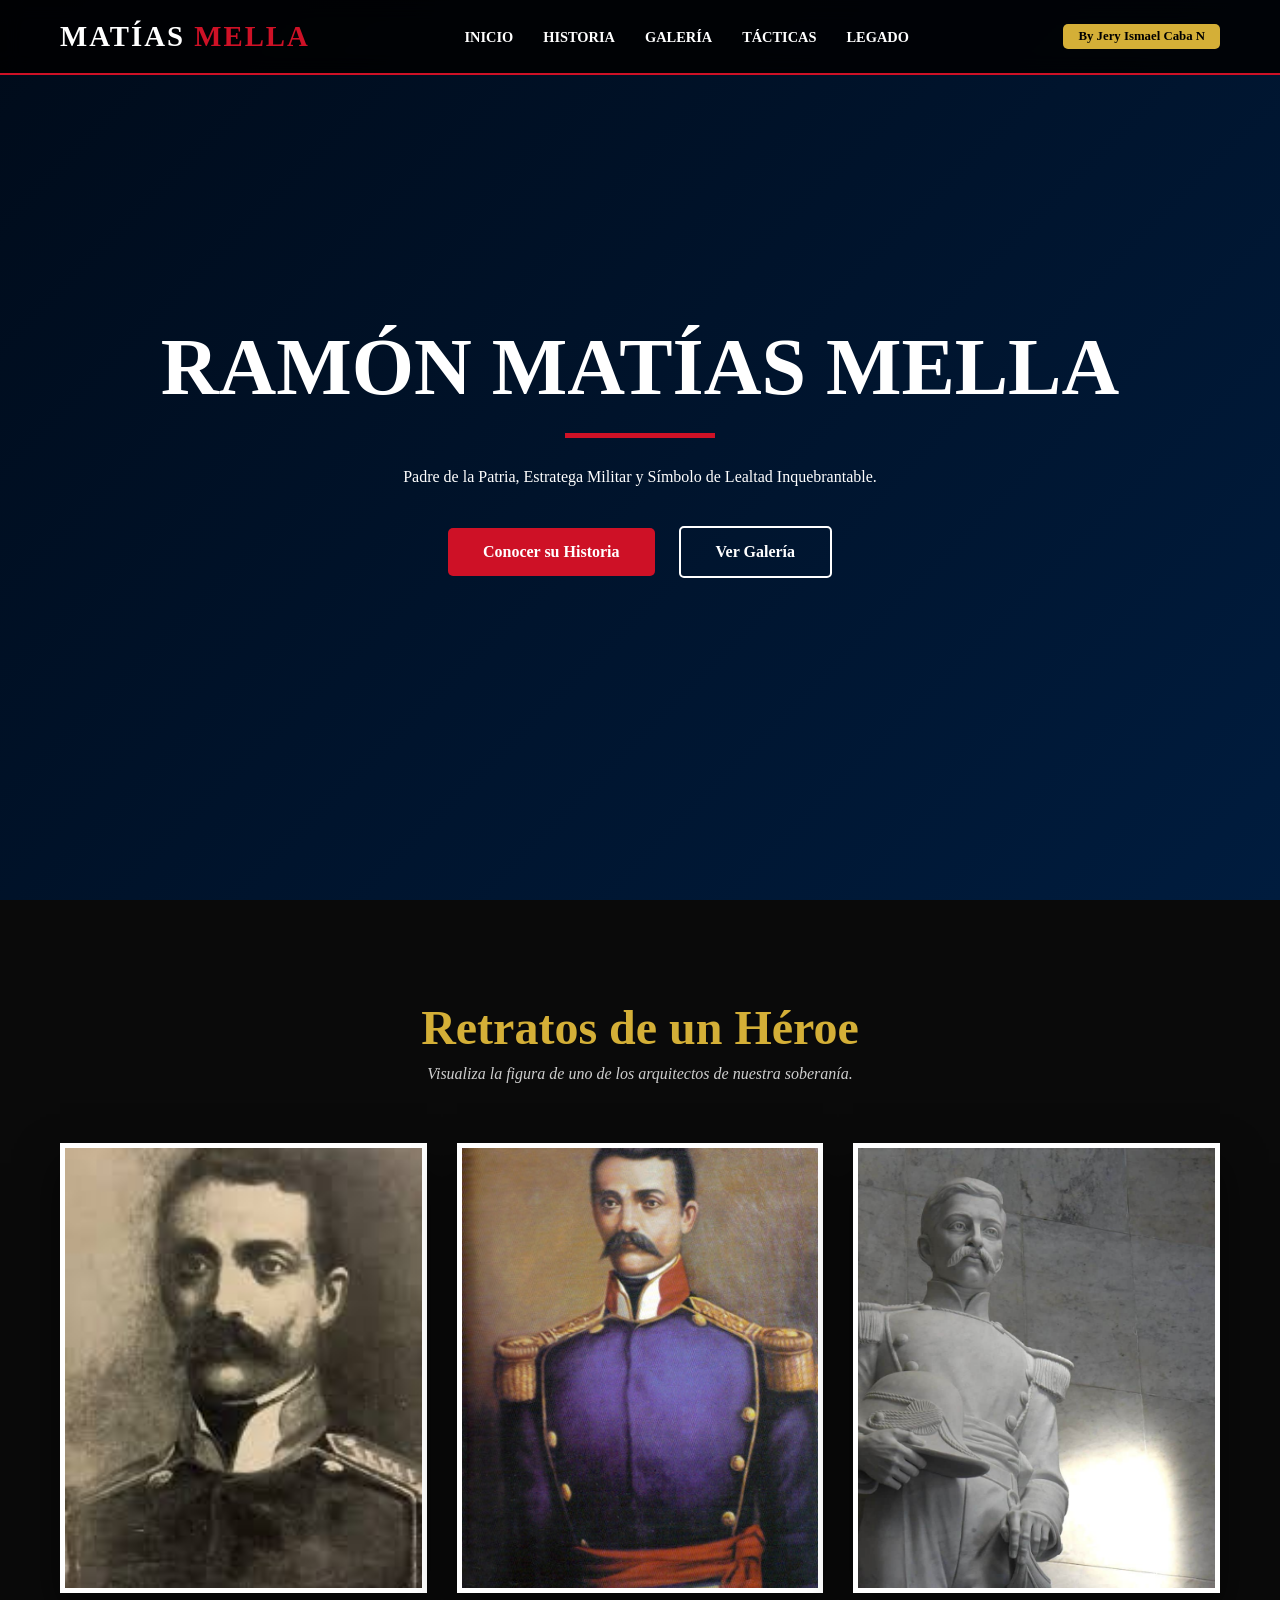
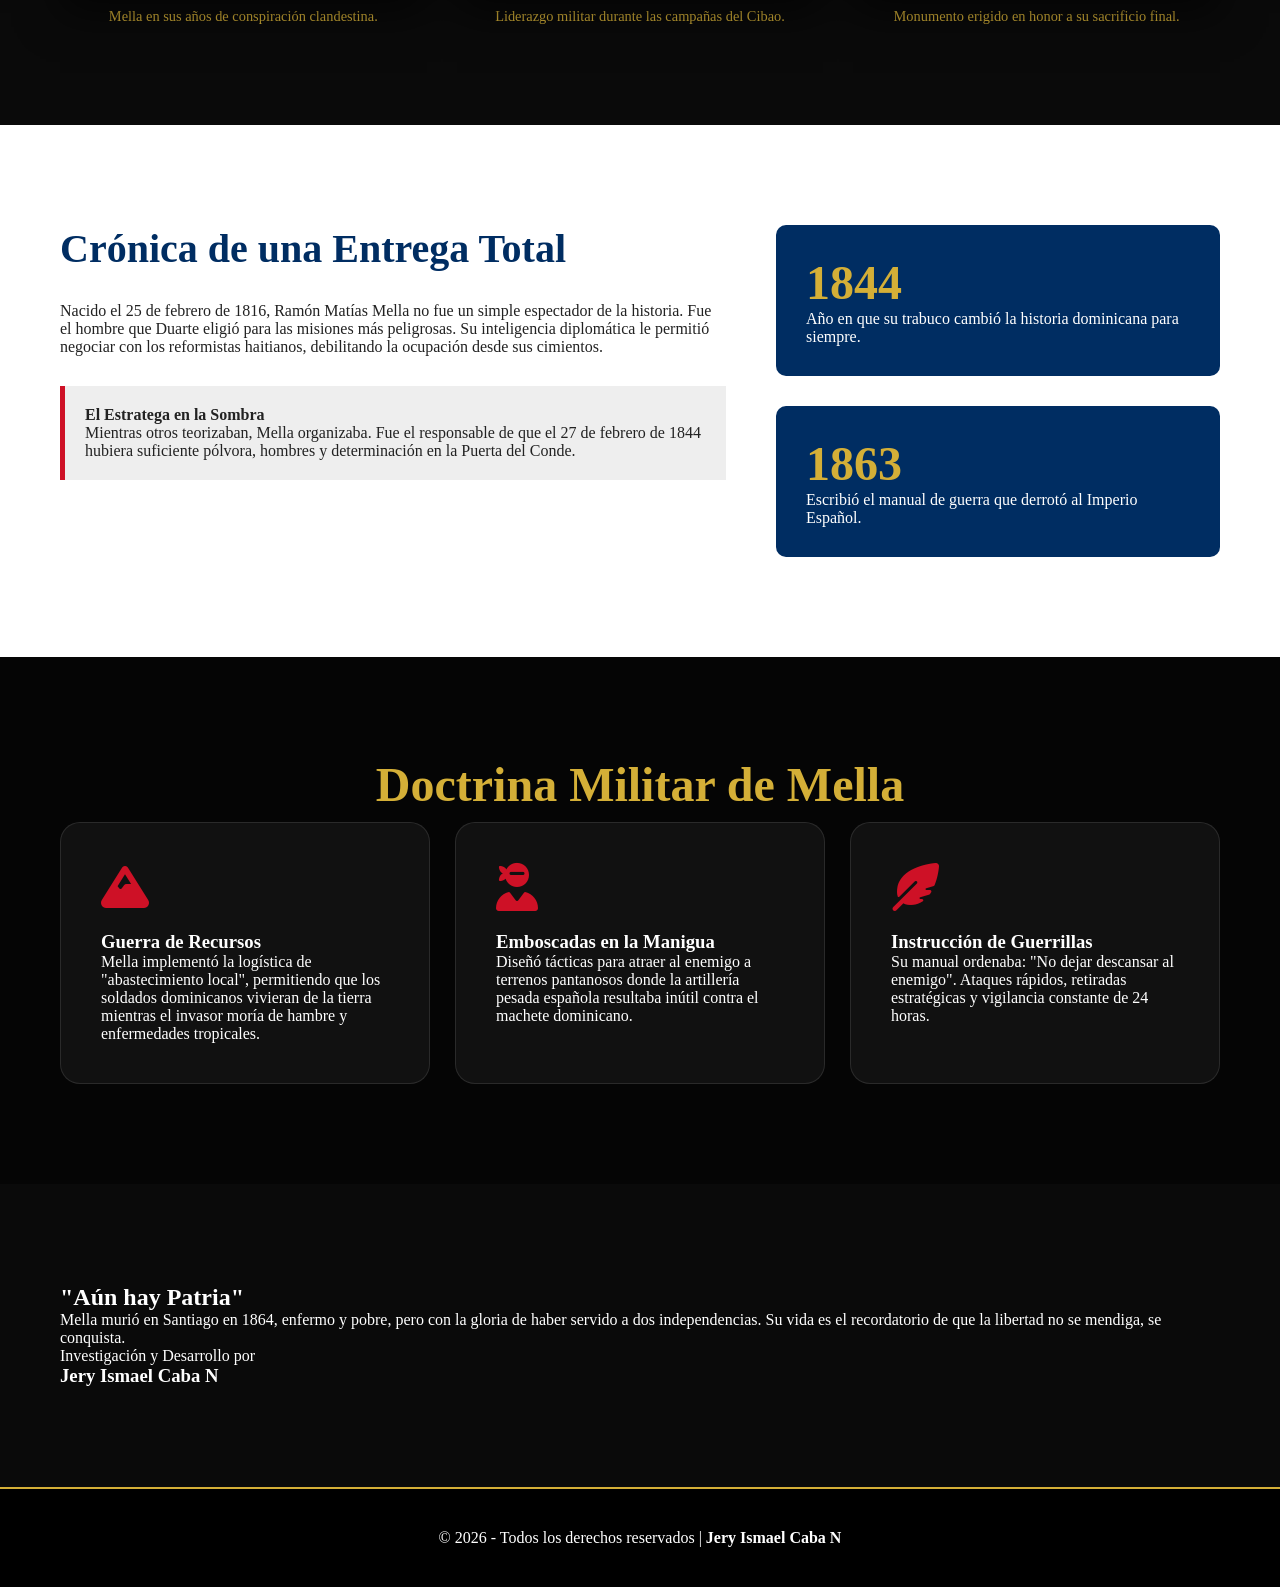
<file: index.html>
<!DOCTYPE html>
<html lang="es">
<head>
    <meta charset="UTF-8">
    <meta name="viewport" content="width=device-width, initial-scale=1.0">
    <meta name="author" content="Jery Ismael Caba N">
    <meta name="description" content="Vida y obra de Ramón Matías Mella - Por Jery Ismael Caba N">
    <title>Mella: El Trueno de la Libertad | Jery Ismael Caba N</title>
    <link rel="stylesheet" href="RMM.css">
    <link rel="stylesheet" href="https://cdnjs.cloudflare.com/ajax/libs/font-awesome/6.5.0/css/all.min.css">
</head>
<body>

    <div class="dynamic-bg"></div>
    <div class="grain-overlay"></div>

    <nav class="navbar" id="navbar">
        <div class="container nav-flex">
            <div class="logo">MATÍAS <span>MELLA</span></div>
            <ul class="nav-links">
                <li><a href="#hero">Inicio</a></li>
                <li><a href="#biografia">Historia</a></li>
                <li><a href="#galeria">Galería</a></li>
                <li><a href="#tacticas">Tácticas</a></li>
                <li><a href="#legado">Legado</a></li>
            </ul>
            <div class="author-badge">By Jery Ismael Caba N</div>
        </div>
    </nav>

    <header id="hero" class="hero">
        <div class="hero-content">
            <h1 class="fade-in">Ramón Matías Mella</h1>
            <div class="divider"></div>
            <p class="fade-in-delay">Padre de la Patria, Estratega Militar y Símbolo de Lealtad Inquebrantable.</p>
            <div class="hero-btns">
                <a href="#biografia" class="btn btn-primary">Conocer su Historia</a>
                <a href="#galeria" class="btn btn-outline">Ver Galería</a>
            </div>
        </div>
    </header>

    <main>
        <section id="galeria" class="section">
            <div class="container">
                <h2 class="section-title">Retratos de un Héroe</h2>
                <p class="section-subtitle">Visualiza la figura de uno de los arquitectos de nuestra soberanía.</p>
                <div class="gallery-grid">
                    <div class="gallery-item">
                        <div class="img-frame">
                            <img src="retrato mella.jpg" alt="Ramón Matías Mella Retrato">
                            <div class="img-overlay">
                                <span>El Trinitario (1838)</span>
                            </div>
                        </div>
                        <p class="img-caption">Mella en sus años de conspiración clandestina.</p>
                    </div>
                    <div class="gallery-item">
                        <div class="img-frame">
                            <img src="Ramon_Matias_Mella unimili.jpg" alt="Mella en Uniforme Militar">
                            <div class="img-overlay">
                                <span>General de División</span>
                            </div>
                        </div>
                        <p class="img-caption">Liderazgo militar durante las campañas del Cibao.</p>
                    </div>
                    <div class="gallery-item">
                        <div class="img-frame">
                            <img src="mella esta.jpeg" alt="Estatua o Monumento a Mella">
                            <div class="img-overlay">
                                <span>Legado de Piedra</span>
                            </div>
                        </div>
                        <p class="img-caption">Monumento erigido en honor a su sacrificio final.</p>
                    </div>
                </div>
            </div>
        </section>

        <section id="biografia" class="section bio-section">
            <div class="container grid-2">
                <div class="bio-text">
                    <h2 class="title-left">Crónica de una Entrega Total</h2>
                    <p>Nacido el 25 de febrero de 1816, Ramón Matías Mella no fue un simple espectador de la historia. Fue el hombre que Duarte eligió para las misiones más peligrosas. Su inteligencia diplomática le permitió negociar con los reformistas haitianos, debilitando la ocupación desde sus cimientos.</p>
                    <div class="info-block">
                        <h4>El Estratega en la Sombra</h4>
                        <p>Mientras otros teorizaban, Mella organizaba. Fue el responsable de que el 27 de febrero de 1844 hubiera suficiente pólvora, hombres y determinación en la Puerta del Conde.</p>
                    </div>
                </div>
                <div class="bio-stats">
                    <div class="stat-item">
                        <span class="stat-num">1844</span>
                        <p>Año en que su trabuco cambió la historia dominicana para siempre.</p>
                    </div>
                    <div class="stat-item">
                        <span class="stat-num">1863</span>
                        <p>Escribió el manual de guerra que derrotó al Imperio Español.</p>
                    </div>
                </div>
            </div>
        </section>

        <section id="tacticas" class="section dark-bg">
            <div class="container">
                <h2 class="section-title white">Doctrina Militar de Mella</h2>
                <div class="bento-grid">
                    <div class="bento-card">
                        <i class="fas fa-mountain"></i>
                        <h3>Guerra de Recursos</h3>
                        <p>Mella implementó la logística de "abastecimiento local", permitiendo que los soldados dominicanos vivieran de la tierra mientras el invasor moría de hambre y enfermedades tropicales.</p>
                    </div>
                    <div class="bento-card">
                        <i class="fas fa-user-ninja"></i>
                        <h3>Emboscadas en la Manigua</h3>
                        <p>Diseñó tácticas para atraer al enemigo a terrenos pantanosos donde la artillería pesada española resultaba inútil contra el machete dominicano.</p>
                    </div>
                    <div class="bento-card">
                        <i class="fas fa-feather-pointed"></i>
                        <h3>Instrucción de Guerrillas</h3>
                        <p>Su manual ordenaba: "No dejar descansar al enemigo". Ataques rápidos, retiradas estratégicas y vigilancia constante de 24 horas.</p>
                    </div>
                </div>
            </div>
        </section>

        <section id="legado" class="section legacy-section">
            <div class="container center">
                <h2>"Aún hay Patria"</h2>
                <p>Mella murió en Santiago en 1864, enfermo y pobre, pero con la gloria de haber servido a dos independencias. Su vida es el recordatorio de que la libertad no se mendiga, se conquista.</p>
                <div class="final-signature">
                    <p>Investigación y Desarrollo por</p>
                    <h3>Jery Ismael Caba N</h3>
                </div>
            </div>
        </section>
    </main>

    <footer class="footer">
        <p>&copy; 2026 - Todos los derechos reservados | <strong>Jery Ismael Caba N</strong></p>
    </footer>

    <script src="R.M.M.js"></script>
</body>

</html>
</file>
<file: RMM.css>
/* --- ESTILOS POR: JERY ISMAEL CABA N --- */
:root {
    --primary-blue: #002D62;
    --light-blue: #0056b3;
    --dr-red: #CE1126;
    --gold: #D4AF37;
    --white: #FFFFFF;
    --dark: #0a0a0a;
    --gray: #f4f4f4;
}

* {
    margin: 0;
    padding: 0;
    box-sizing: border-box;
    scroll-behavior: smooth;
}

body {
    font-family: 'Georgia', serif;
    background-color: var(--dark);
    color: var(--white);
    overflow-x: hidden;
}

/* --- FONDO AZUL EN MOVIMIENTO --- */
.dynamic-bg {
    position: fixed;
    top: 0; left: 0;
    width: 100%; height: 100%;
    background: linear-gradient(135deg, #000b1a, #002D62, #001a33);
    background-size: 400% 400%;
    animation: blueFlow 20s ease infinite;
    z-index: -2;
}

@keyframes blueFlow {
    0% { background-position: 0% 50%; }
    50% { background-position: 100% 50%; }
    100% { background-position: 0% 50%; }
}

.grain-overlay {
    position: fixed;
    top: 0; left: 0;
    width: 100%; height: 100%;
    background: url('https://www.transparenttextures.com/patterns/carbon-fibre.png');
    opacity: 0.1;
    z-index: -1;
    pointer-events: none;
}

/* --- NAVEGACIÓN --- */
.navbar {
    position: fixed;
    width: 100%;
    padding: 20px 0;
    background: rgba(0,0,0,0.85);
    backdrop-filter: blur(10px);
    border-bottom: 2px solid var(--dr-red);
    z-index: 1000;
}

.container { max-width: 1200px; margin: 0 auto; padding: 0 20px; }
.nav-flex { display: flex; justify-content: space-between; align-items: center; }
.logo { font-size: 1.8rem; font-weight: 900; letter-spacing: 2px; }
.logo span { color: var(--dr-red); }

.nav-links { display: flex; list-style: none; }
.nav-links a {
    color: white; text-decoration: none;
    margin: 0 15px; font-size: 0.9rem;
    text-transform: uppercase; font-weight: bold;
    transition: 0.3s;
}
.nav-links a:hover { color: var(--gold); }

.author-badge {
    background: var(--gold);
    color: black;
    padding: 5px 15px;
    font-weight: bold;
    border-radius: 5px;
    font-size: 0.8rem;
}

/* --- HERO --- */
.hero {
    height: 100vh;
    display: flex;
    align-items: center;
    justify-content: center;
    text-align: center;
}

.hero h1 { font-size: 5rem; text-transform: uppercase; margin-bottom: 20px; }
.divider { width: 150px; height: 5px; background: var(--dr-red); margin: 0 auto 30px; }
.hero-btns { margin-top: 40px; }

.btn {
    padding: 15px 35px;
    text-decoration: none;
    font-weight: bold;
    border-radius: 5px;
    margin: 0 10px;
    transition: 0.4s;
    display: inline-block;
}
.btn-primary { background: var(--dr-red); color: white; }
.btn-outline { border: 2px solid white; color: white; }
.btn:hover { transform: translateY(-5px); box-shadow: 0 10px 20px rgba(0,0,0,0.5); }

/* --- GALERÍA HEROICA --- */
.section { padding: 100px 0; }
.section-title { font-size: 3rem; text-align: center; margin-bottom: 10px; color: var(--gold); }
.section-subtitle { text-align: center; margin-bottom: 60px; font-style: italic; opacity: 0.8; }

.gallery-grid {
    display: grid;
    grid-template-columns: repeat(3, 1fr);
    gap: 30px;
}

.gallery-item { text-align: center; }
.img-frame {
    position: relative;
    border: 5px solid var(--white);
    overflow: hidden;
    height: 450px;
    box-shadow: 0 20px 40px rgba(0,0,0,0.6);
    transition: 0.5s;
}

.img-frame img {
    width: 100%;
    height: 100%;
    object-fit: cover;
    transition: 1s;
}

.img-overlay {
    position: absolute;
    bottom: -100%;
    left: 0;
    width: 100%;
    background: rgba(206, 17, 38, 0.9);
    color: white;
    padding: 20px;
    transition: 0.4s;
}

.gallery-item:hover .img-frame { border-color: var(--gold); transform: scale(1.02); }
.gallery-item:hover .img-frame img { transform: scale(1.1); }
.gallery-item:hover .img-overlay { bottom: 0; }
.img-caption { margin-top: 15px; font-size: 0.9rem; color: var(--gold); }

/* --- SECCIÓN BIOGRAFÍA --- */
.bio-section { background: var(--white); color: #222; }
.grid-2 { display: grid; grid-template-columns: 1.5fr 1fr; gap: 50px; }
.title-left { font-size: 2.5rem; margin-bottom: 30px; color: var(--primary-blue); }
.info-block { margin-top: 30px; padding: 20px; border-left: 5px solid var(--dr-red); background: #eee; }

.bio-stats { display: flex; flex-direction: column; justify-content: center; gap: 30px; }
.stat-item { padding: 30px; background: var(--primary-blue); color: white; border-radius: 10px; }
.stat-num { font-size: 3rem; font-weight: 900; color: var(--gold); }

/* --- BENTO TÁCTICAS --- */
.dark-bg { background: #050505; }
.bento-grid { display: grid; grid-template-columns: repeat(3, 1fr); gap: 25px; }
.bento-card {
    background: rgba(255,255,255,0.05);
    padding: 40px;
    border-radius: 20px;
    border: 1px solid rgba(255,255,255,0.1);
    transition: 0.4s;
}
.bento-card i { font-size: 3rem; color: var(--dr-red); margin-bottom: 20px; }
.bento-card:hover { background: rgba(255,255,255,0.1); border-color: var(--gold); }

/* --- FOOTER --- */
.footer { padding: 40px 0; text-align: center; background: #000; border-top: 2px solid var(--gold); }
</file>
